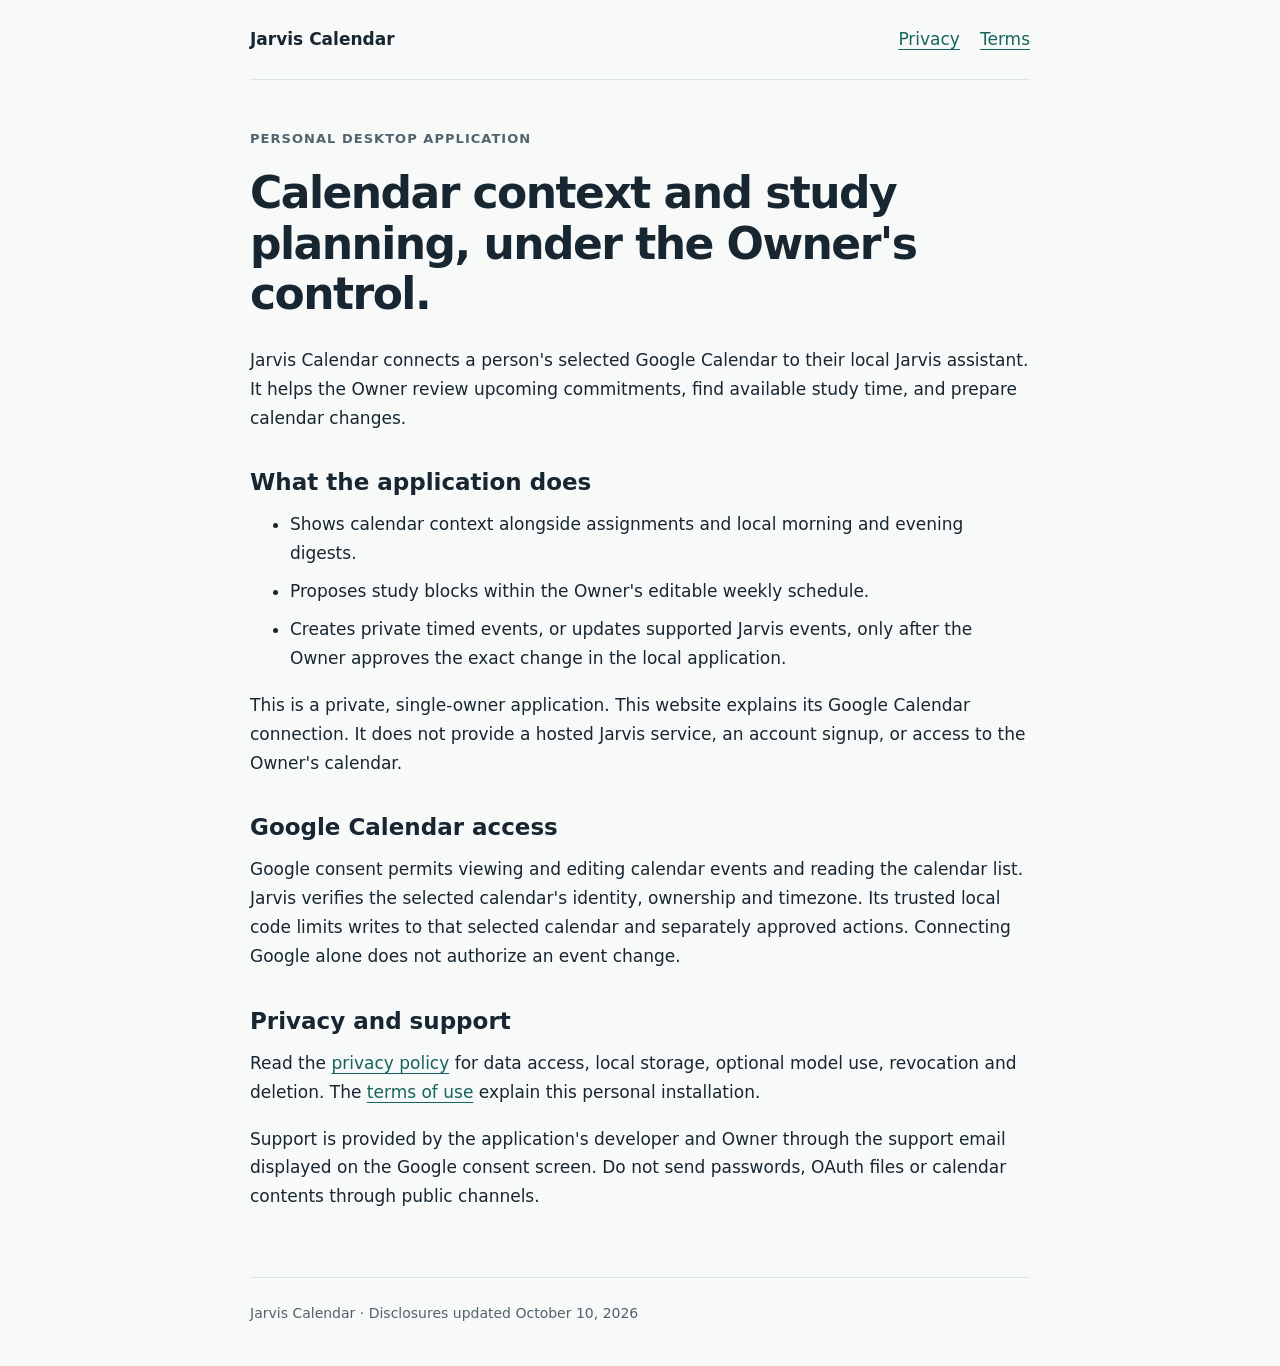
<file: index.html>
<!doctype html>
<html lang="en"><head><meta charset="utf-8"><meta name="viewport" content="width=device-width,initial-scale=1"><meta name="google-site-verification" content="dyaksyZMuI4uRRD-ydn-ddy6H23H9vcI-i7OOw7hxPs"><meta name="description" content="Jarvis Calendar is a private, single-owner calendar and study-planning application."><title>Jarvis Calendar</title><link rel="stylesheet" href="style.css"></head>
<body><header><a class="brand" href="/">Jarvis Calendar</a><nav aria-label="Site"><a href="privacy.html">Privacy</a><a href="terms.html">Terms</a></nav></header><main>
<p class="eyebrow">Personal desktop application</p><h1>Calendar context and study planning, under the Owner's control.</h1>
<p>Jarvis Calendar connects a person's selected Google Calendar to their local Jarvis assistant. It helps the Owner review upcoming commitments, find available study time, and prepare calendar changes.</p>
<h2>What the application does</h2><ul><li>Shows calendar context alongside assignments and local morning and evening digests.</li><li>Proposes study blocks within the Owner's editable weekly schedule.</li><li>Creates private timed events, or updates supported Jarvis events, only after the Owner approves the exact change in the local application.</li></ul>
<p>This is a private, single-owner application. This website explains its Google Calendar connection. It does not provide a hosted Jarvis service, an account signup, or access to the Owner's calendar.</p>
<h2>Google Calendar access</h2><p>Google consent permits viewing and editing calendar events and reading the calendar list. Jarvis verifies the selected calendar's identity, ownership and timezone. Its trusted local code limits writes to that selected calendar and separately approved actions. Connecting Google alone does not authorize an event change.</p>
<h2>Privacy and support</h2><p>Read the <a href="privacy.html">privacy policy</a> for data access, local storage, optional model use, revocation and deletion. The <a href="terms.html">terms of use</a> explain this personal installation.</p><p>Support is provided by the application's developer and Owner through the support email displayed on the Google consent screen. Do not send passwords, OAuth files or calendar contents through public channels.</p>
</main><footer>Jarvis Calendar · Disclosures updated October 10, 2026</footer></body></html>
</file>
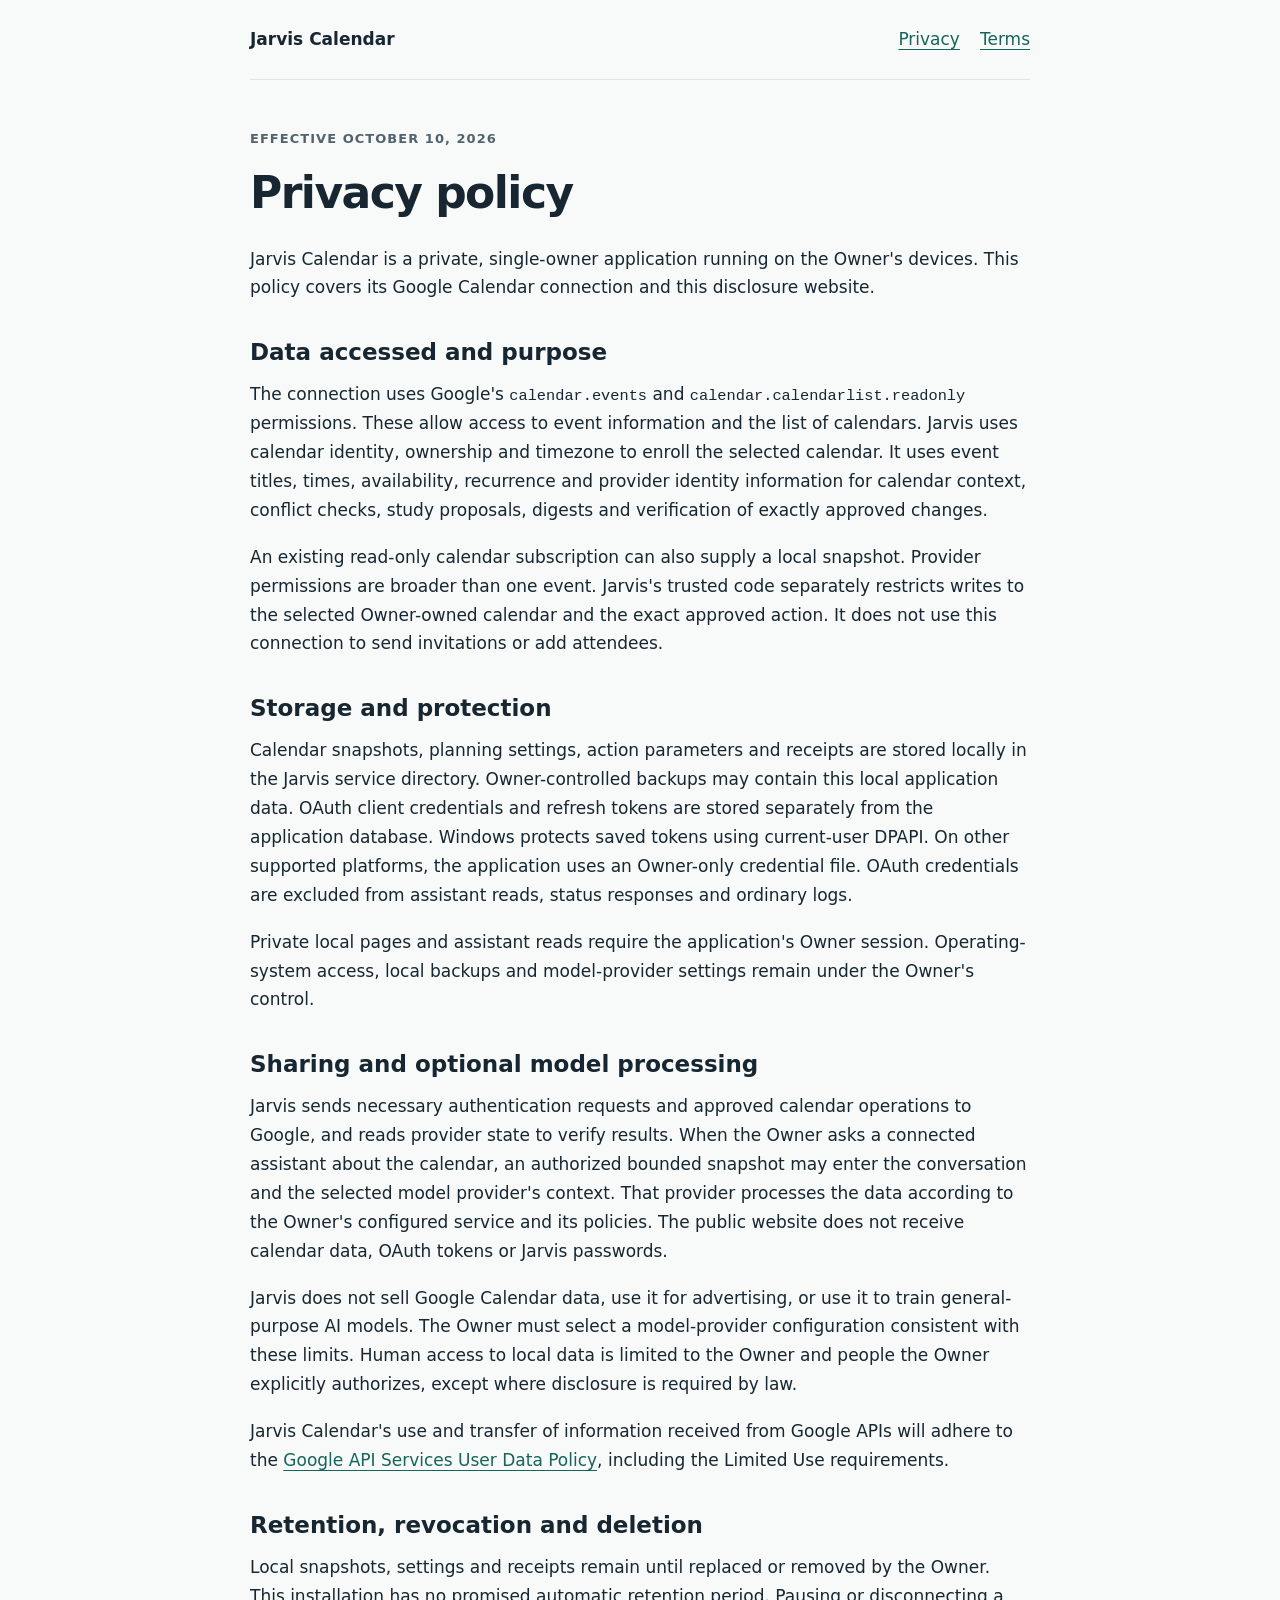
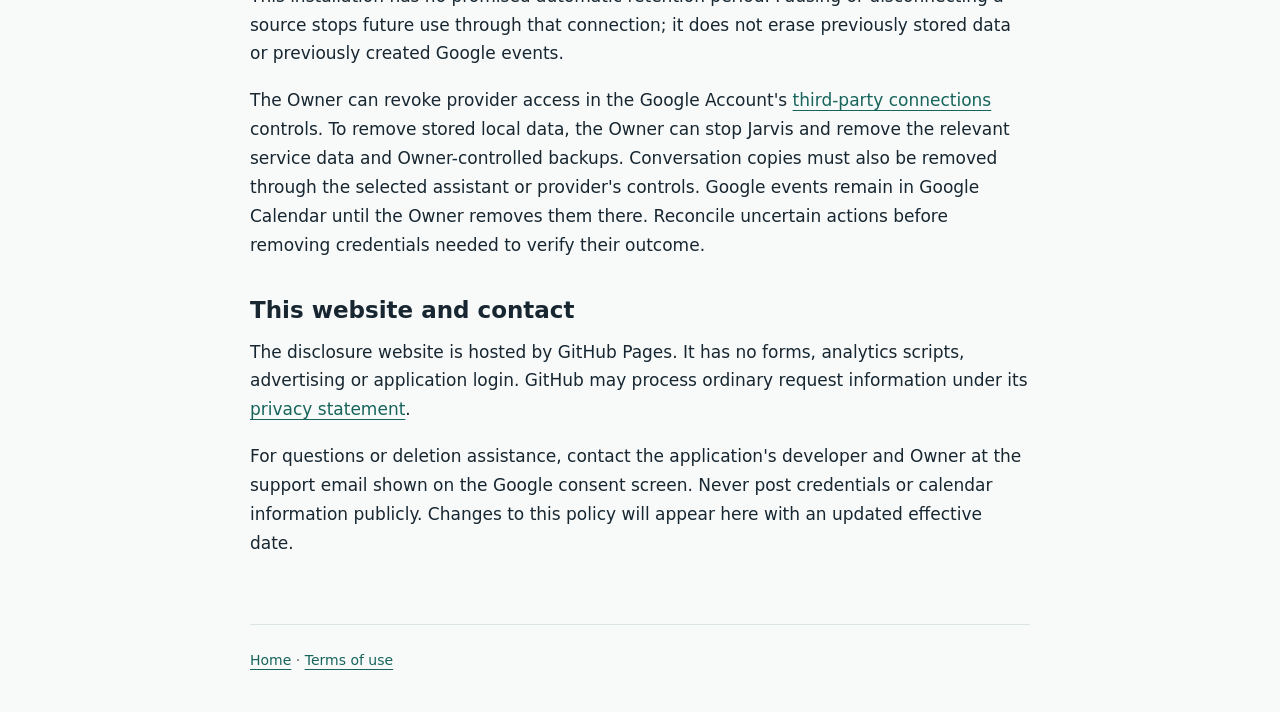
<file: privacy.html>
<!doctype html>
<html lang="en"><head><meta charset="utf-8"><meta name="viewport" content="width=device-width,initial-scale=1"><title>Privacy policy | Jarvis Calendar</title><link rel="stylesheet" href="style.css"></head><body><header><a class="brand" href="/">Jarvis Calendar</a><nav aria-label="Site"><a href="privacy.html" aria-current="page">Privacy</a><a href="terms.html">Terms</a></nav></header><main>
<p class="eyebrow">Effective October 10, 2026</p><h1>Privacy policy</h1><p>Jarvis Calendar is a private, single-owner application running on the Owner's devices. This policy covers its Google Calendar connection and this disclosure website.</p>
<h2>Data accessed and purpose</h2><p>The connection uses Google's <code>calendar.events</code> and <code>calendar.calendarlist.readonly</code> permissions. These allow access to event information and the list of calendars. Jarvis uses calendar identity, ownership and timezone to enroll the selected calendar. It uses event titles, times, availability, recurrence and provider identity information for calendar context, conflict checks, study proposals, digests and verification of exactly approved changes.</p><p>An existing read-only calendar subscription can also supply a local snapshot. Provider permissions are broader than one event. Jarvis's trusted code separately restricts writes to the selected Owner-owned calendar and the exact approved action. It does not use this connection to send invitations or add attendees.</p>
<h2>Storage and protection</h2><p>Calendar snapshots, planning settings, action parameters and receipts are stored locally in the Jarvis service directory. Owner-controlled backups may contain this local application data. OAuth client credentials and refresh tokens are stored separately from the application database. Windows protects saved tokens using current-user DPAPI. On other supported platforms, the application uses an Owner-only credential file. OAuth credentials are excluded from assistant reads, status responses and ordinary logs.</p><p>Private local pages and assistant reads require the application's Owner session. Operating-system access, local backups and model-provider settings remain under the Owner's control.</p>
<h2>Sharing and optional model processing</h2><p>Jarvis sends necessary authentication requests and approved calendar operations to Google, and reads provider state to verify results. When the Owner asks a connected assistant about the calendar, an authorized bounded snapshot may enter the conversation and the selected model provider's context. That provider processes the data according to the Owner's configured service and its policies. The public website does not receive calendar data, OAuth tokens or Jarvis passwords.</p><p>Jarvis does not sell Google Calendar data, use it for advertising, or use it to train general-purpose AI models. The Owner must select a model-provider configuration consistent with these limits. Human access to local data is limited to the Owner and people the Owner explicitly authorizes, except where disclosure is required by law.</p><p>Jarvis Calendar's use and transfer of information received from Google APIs will adhere to the <a href="https://developers.google.com/terms/api-services-user-data-policy">Google API Services User Data Policy</a>, including the Limited Use requirements.</p>
<h2>Retention, revocation and deletion</h2><p>Local snapshots, settings and receipts remain until replaced or removed by the Owner. This installation has no promised automatic retention period. Pausing or disconnecting a source stops future use through that connection; it does not erase previously stored data or previously created Google events.</p><p>The Owner can revoke provider access in the Google Account's <a href="https://myaccount.google.com/connections">third-party connections</a> controls. To remove stored local data, the Owner can stop Jarvis and remove the relevant service data and Owner-controlled backups. Conversation copies must also be removed through the selected assistant or provider's controls. Google events remain in Google Calendar until the Owner removes them there. Reconcile uncertain actions before removing credentials needed to verify their outcome.</p>
<h2>This website and contact</h2><p>The disclosure website is hosted by GitHub Pages. It has no forms, analytics scripts, advertising or application login. GitHub may process ordinary request information under its <a href="https://docs.github.com/en/site-policy/privacy-policies/github-general-privacy-statement">privacy statement</a>.</p><p>For questions or deletion assistance, contact the application's developer and Owner at the support email shown on the Google consent screen. Never post credentials or calendar information publicly. Changes to this policy will appear here with an updated effective date.</p>
</main><footer><a href="/">Home</a> · <a href="terms.html">Terms of use</a></footer></body></html>
</file>
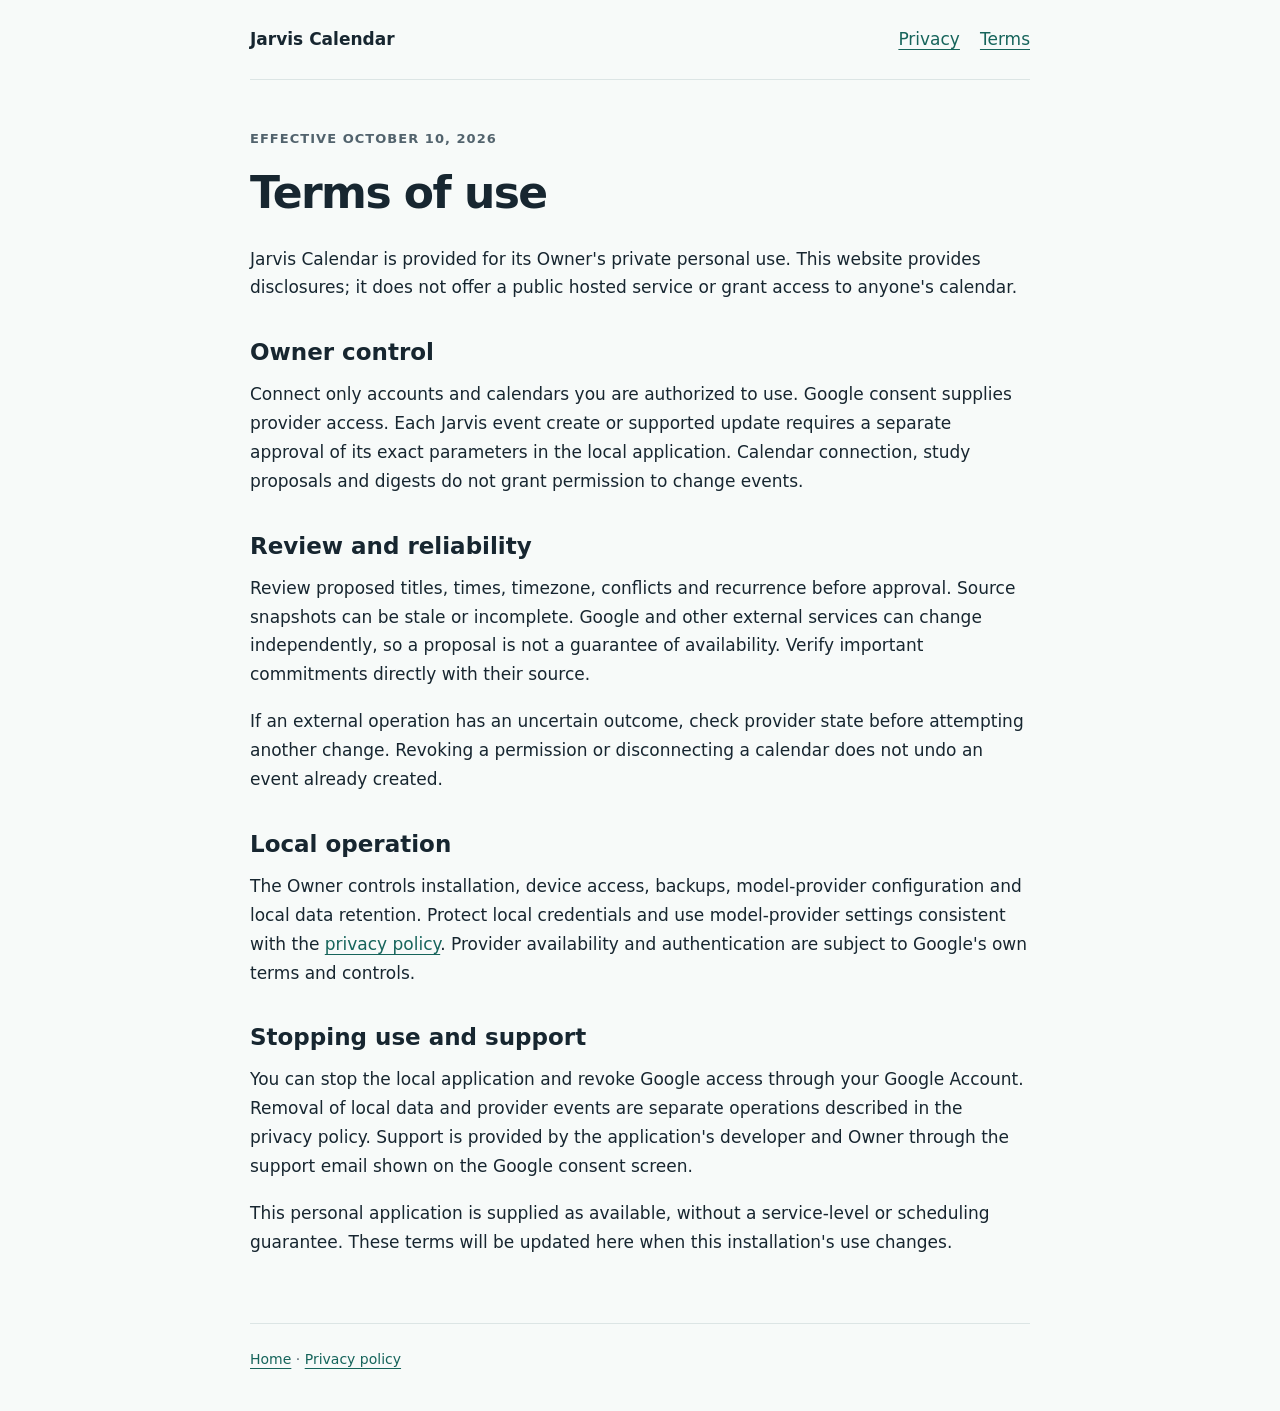
<file: terms.html>
<!doctype html>
<html lang="en"><head><meta charset="utf-8"><meta name="viewport" content="width=device-width,initial-scale=1"><title>Terms of use | Jarvis Calendar</title><link rel="stylesheet" href="style.css"></head><body><header><a class="brand" href="/">Jarvis Calendar</a><nav aria-label="Site"><a href="privacy.html">Privacy</a><a href="terms.html" aria-current="page">Terms</a></nav></header><main>
<p class="eyebrow">Effective October 10, 2026</p><h1>Terms of use</h1><p>Jarvis Calendar is provided for its Owner's private personal use. This website provides disclosures; it does not offer a public hosted service or grant access to anyone's calendar.</p>
<h2>Owner control</h2><p>Connect only accounts and calendars you are authorized to use. Google consent supplies provider access. Each Jarvis event create or supported update requires a separate approval of its exact parameters in the local application. Calendar connection, study proposals and digests do not grant permission to change events.</p>
<h2>Review and reliability</h2><p>Review proposed titles, times, timezone, conflicts and recurrence before approval. Source snapshots can be stale or incomplete. Google and other external services can change independently, so a proposal is not a guarantee of availability. Verify important commitments directly with their source.</p><p>If an external operation has an uncertain outcome, check provider state before attempting another change. Revoking a permission or disconnecting a calendar does not undo an event already created.</p>
<h2>Local operation</h2><p>The Owner controls installation, device access, backups, model-provider configuration and local data retention. Protect local credentials and use model-provider settings consistent with the <a href="privacy.html">privacy policy</a>. Provider availability and authentication are subject to Google's own terms and controls.</p>
<h2>Stopping use and support</h2><p>You can stop the local application and revoke Google access through your Google Account. Removal of local data and provider events are separate operations described in the privacy policy. Support is provided by the application's developer and Owner through the support email shown on the Google consent screen.</p><p>This personal application is supplied as available, without a service-level or scheduling guarantee. These terms will be updated here when this installation's use changes.</p>
</main><footer><a href="/">Home</a> · <a href="privacy.html">Privacy policy</a></footer></body></html>
</file>
<file: style.css>
:root{color-scheme:light;--ink:#172630;--muted:#52636d;--accent:#16645b;--line:#dce5e5}*{box-sizing:border-box}body{margin:0;background:#f7faf9;color:var(--ink);font:17px/1.7 system-ui,-apple-system,BlinkMacSystemFont,"Segoe UI",sans-serif}header,main,footer{width:min(100% - 40px,780px);margin:auto}header{display:flex;align-items:center;justify-content:space-between;gap:20px;padding:25px 0;border-bottom:1px solid var(--line)}.brand{font-weight:750;text-decoration:none;color:var(--ink)}nav{display:flex;gap:20px}a{color:var(--accent);text-underline-offset:4px}a:focus-visible{outline:3px solid var(--accent);outline-offset:4px}main{padding:48px 0}h1{font-size:clamp(30px,5vw,44px);line-height:1.15;letter-spacing:-.035em;margin:12px 0 26px}h2{font-size:23px;line-height:1.3;margin:36px 0 12px}p,ul{margin:0 0 18px}li{margin:9px 0}.eyebrow{font-size:13px;letter-spacing:.08em;text-transform:uppercase;color:var(--muted);font-weight:650}code{overflow-wrap:anywhere;font-size:.9em}footer{padding:24px 0 40px;border-top:1px solid var(--line);font-size:14px;color:var(--muted)}@media(max-width:460px){header{align-items:flex-start;gap:12px}nav{gap:12px;font-size:14px}main{padding-top:32px}}
</file>
